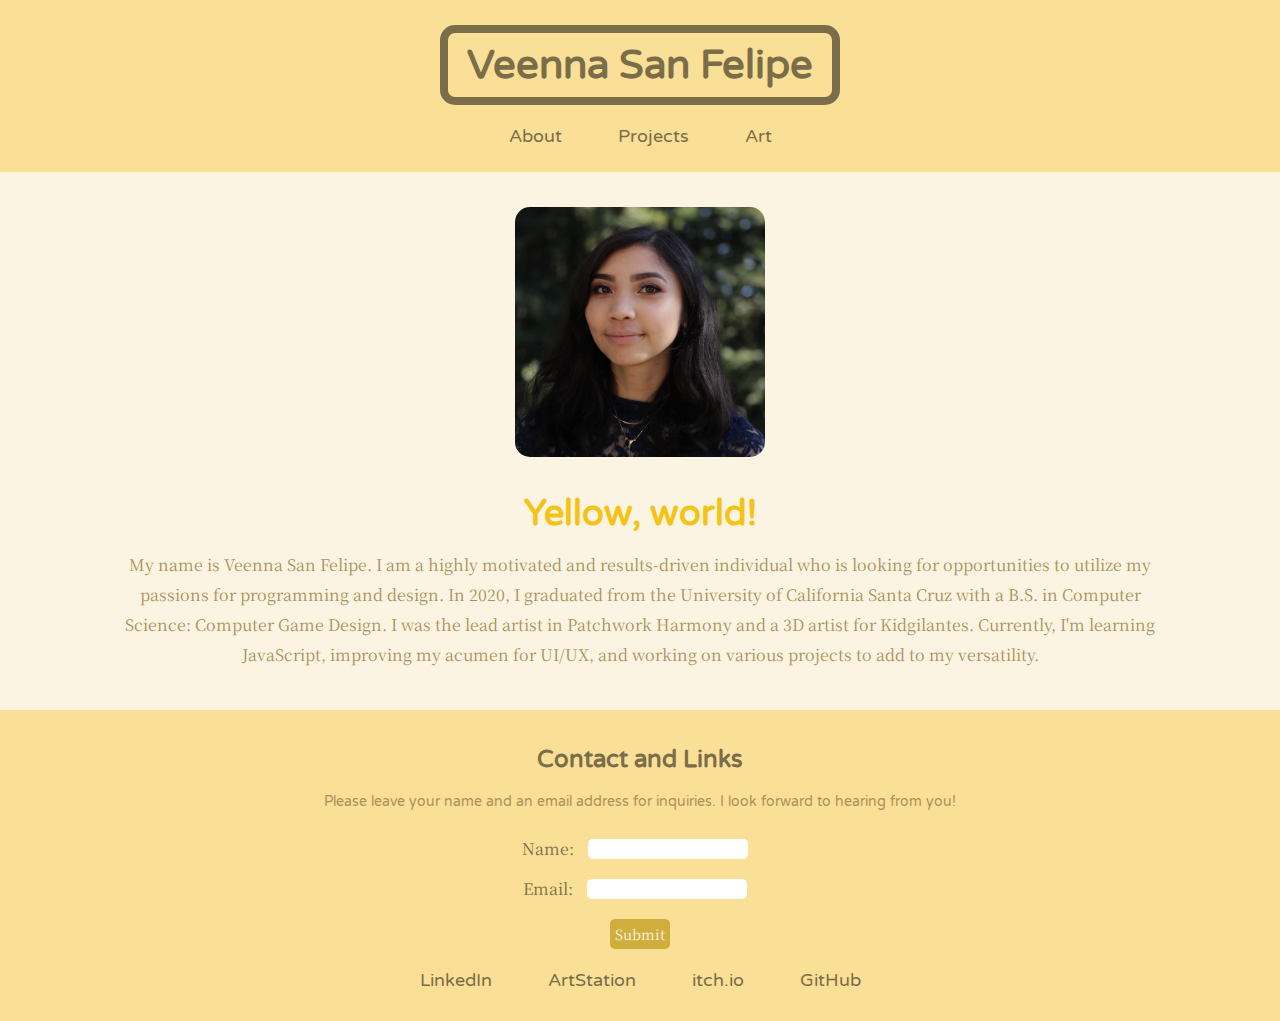
<file: index.html>
<!DOCTYPE html>
<html lang="en">
	<head>
		<meta charset="utf-8">
		<meta name="viewport" content="width=device-width, intital-scale=1">
		<title>Veenna San Felipe</title>
		<link href="./resources/css/index.css" type="text/css" rel="stylesheet">
		
		<link rel="preconnect" href="https://fonts.gstatic.com">
		<link href="https://fonts.googleapis.com/css2?family=Noto+Serif+JP:wght@200&family=Varela+Round&display=swap" rel="stylesheet">
	</head>

	<body>
		<header>
			<h1><a href="#">Veenna San Felipe</a></h1>
			<br>
			<nav>
				<ul>
					<li><a href="#">About</a></li>
					<li><a href="./projects.html">Projects</a></li>
					<li><a href="./art.html">Art</a></li>
				</ul>
			</nav>
		</header>

		<main>
			<section id="about">
				<img src="resources/headshot.JPG" alt="headshot" id="headshot-img">
				<div id="bio">
					<h2>Yellow, world!</h2>
					<p>
						My name is Veenna San Felipe. I am a highly motivated and results-driven individual who is looking for opportunities to utilize my passions for programming and design. In 2020, I graduated from the University of California Santa Cruz with a B.S. in Computer Science: Computer Game Design. I was the lead artist in Patchwork Harmony and a 3D artist for Kidgilantes. Currently, I'm learning JavaScript, improving my acumen for UI/UX, and working on various projects to add to my versatility.
					</p>
				</div>
			</section>
		</main>

		<footer>
			<h3>Contact and Links</h3>
			<p>Please leave your name and an email address for inquiries. I look forward to hearing from you!</p>
			
			<form action="mailto:vsanfeli@ucsc.edu" method="POST"	enctype="multipart/form-data" name="EmailForm">
				<label for="YourName">Name:</label>
				<input type="text" name="YourName">
				<br>
				<label for="YourEmail">Email:</label>
				<input type="text" name="YourEmail">
				<br>
				<input type="submit" value="Submit" id="button">
			</form>

			<div id="footer-links">
				<ul>
					<li><a href="https://www.linkedin.com/in/v-san-felipe/">LinkedIn</a></li>
					<li><a href="https://www.artstation.com/veennasf">ArtStation</a></li>
					<li><a href="https://veennasaur.itch.io/">itch.io</a></li>
					<li><a href="https://github.com/veenna-san-felipe">GitHub</a></li>
				</ul>
			</div>
		</footer>
	</body>
</html>

<!---------- TO DO LIST: ----------

	* Style the form in footer contact section
	* C&P CSS for other versions of iPhone
	* C&P CSS, then edit for responsive screens bigger than mobile ones (ie tablets and laptops)
	* Connect GitHub Pages projects (mock website) to Projects section
	* Take pictures of paintings and add them to ArtStation/Art section

	* Future Ideas:
		- Make header responsive (from horizontal to a vertical drop down menu)
		- Make interactable parts more interesting (links, carousel project section)
		- Add personal doodles to the header and footer for theme
		- Add a Figma or DeviantArt section under art

  ---------- TO DO LIST ---------->
</file>
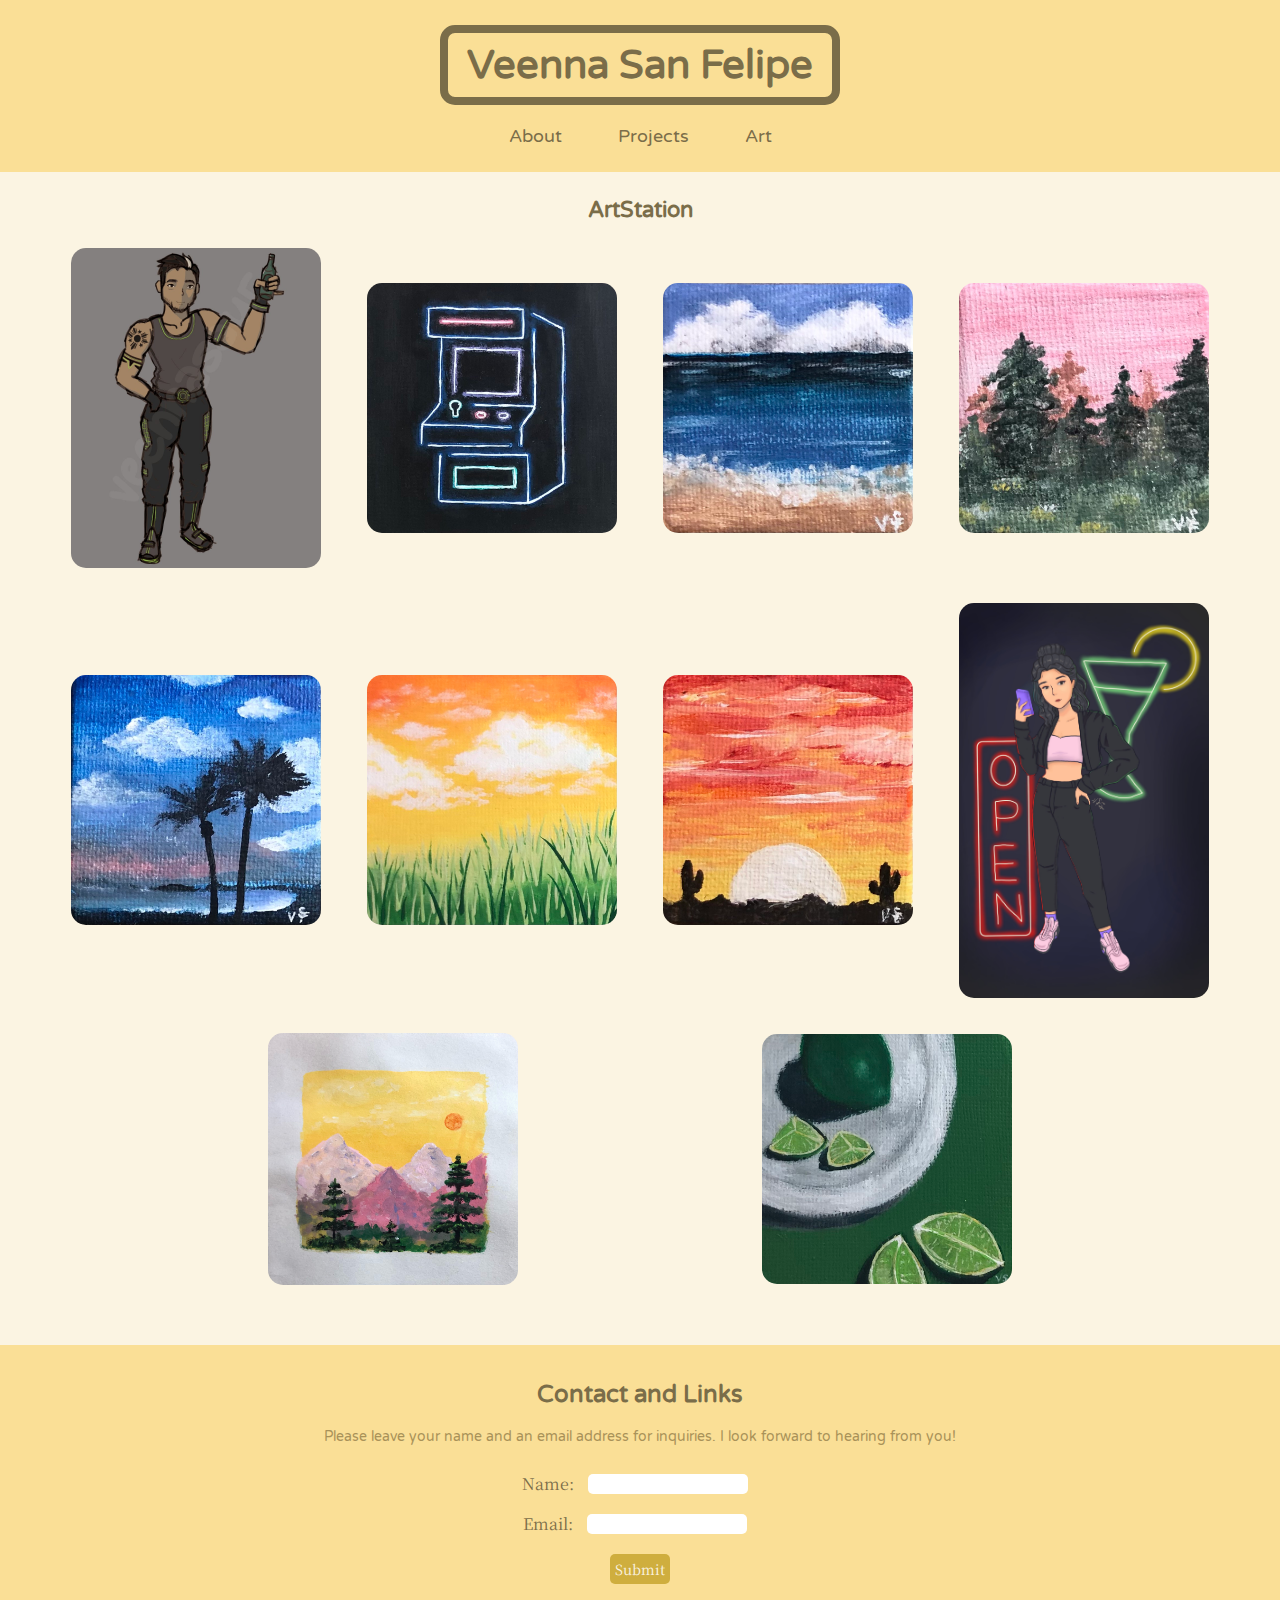
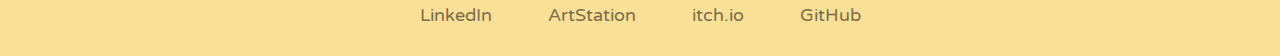
<file: art.html>
<!DOCTYPE html>
<html lang="en">
	<head>
		<meta charset="utf-8">
		<meta name="viewport" content="width=device-width, intital-scale=1">
		<title>Veenna San Felipe</title>
		<link href="./resources/css/index.css" type="text/css" rel="stylesheet">
		
		<link rel="preconnect" href="https://fonts.gstatic.com">
		<link href="https://fonts.googleapis.com/css2?family=Noto+Serif+JP:wght@200&family=Varela+Round&display=swap" rel="stylesheet">
	</head>


	<body>
		<header>
			<h1><a href="#">Veenna San Felipe</a></h1>
			<br>
			<nav>
				<ul>
					<li><a href="index.html">About</a></li>
					<li><a href="./projects.html">Projects</a></li>
					<li><a href="./art.html">Art</a></li>
				</ul>
			</nav>
		</header>

		<section id="art">
			<h3><a href="https://www.artstation.com/veennasf" target="_blank">ArtStation</a></h3>
			<div id="artwork-section">
				<img src="resources/cyrus.jpg" alt="Digital artwork">
				<img src="resources/arcade.jpeg" alt="Neon arcade cabinet painting">
				<img src="resources/beach.jpeg" alt="Beach painting">
				<img src="resources/forest.jpeg" alt="Treetop painting">
				<img src="resources/palm-trees.jpeg" alt="Palm trees painting">
				<img src="resources/field.jpeg" alt="Grass field painting">
				<img src="resources/desert-sunset.jpeg" alt="Desert sunset painting">
				<img src="resources/neon-girl.jpg" alt="Digital artwork">
				<img src="resources/mountains.jpeg" alt="Mountain landscape painting">
				<img src="resources/limes.jpeg" alt="Painting of limes">
			</div>
		</section>

		<footer>
			<h3>Contact and Links</h3>
			<p>Please leave your name and an email address for inquiries. I look forward to hearing from you!</p>
			
			<form action="mailto:vsanfeli@ucsc.edu" method="POST"	enctype="multipart/form-data" name="EmailForm">
				<label for="YourName">Name:</label>
				<input type="text" name="YourName">
				<br>
				<label for="YourEmail">Email:</label>
				<input type="text" name="YourEmail">
				<br>
				<input type="submit" value="Submit" id="button">
			</form>

			<div id="footer-links">
				<ul>
					<li><a href="https://www.linkedin.com/in/v-san-felipe/">LinkedIn</a></li>
					<li><a href="https://www.artstation.com/veennasf">ArtStation</a></li>
					<li><a href="https://veennasaur.itch.io/">itch.io</a></li>
					<li><a href="https://github.com/veenna-san-felipe">GitHub</a></li>
				</ul>
			</div>
		</footer>	</body>
</html>
</file>
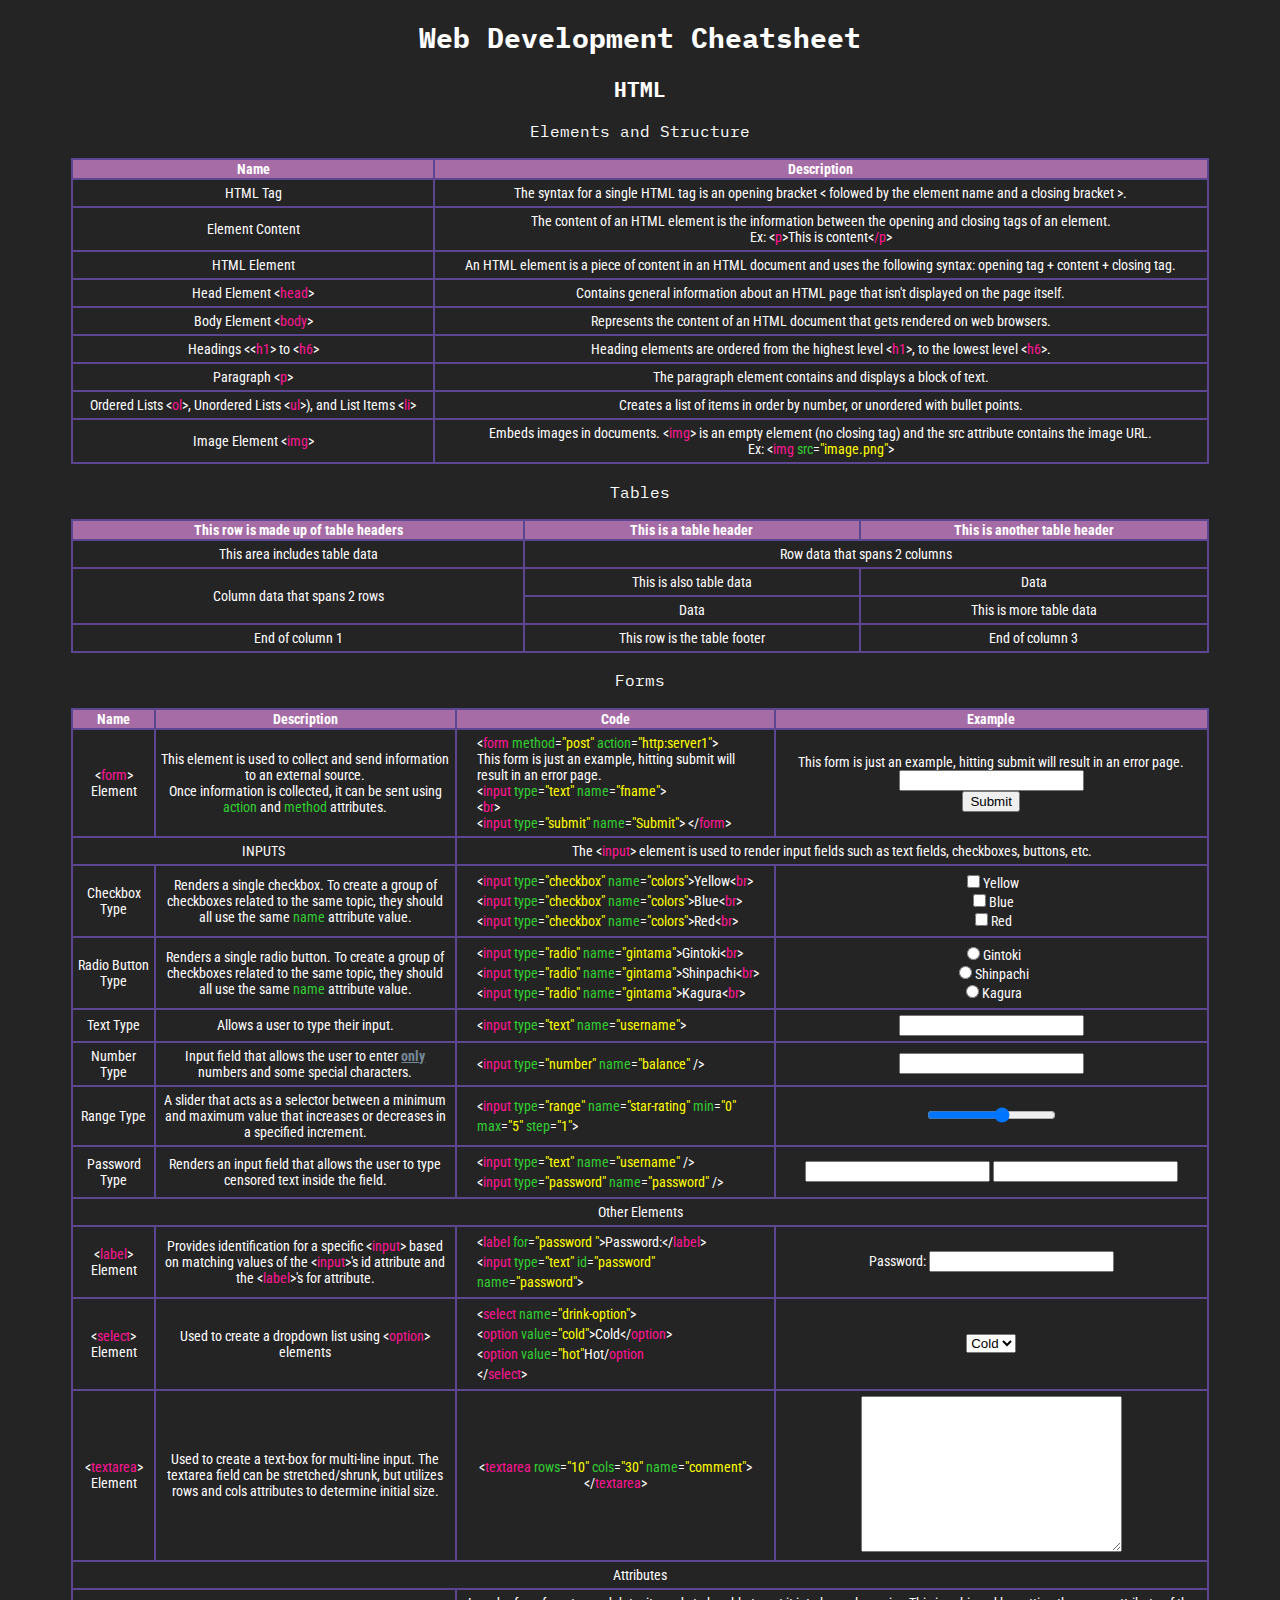
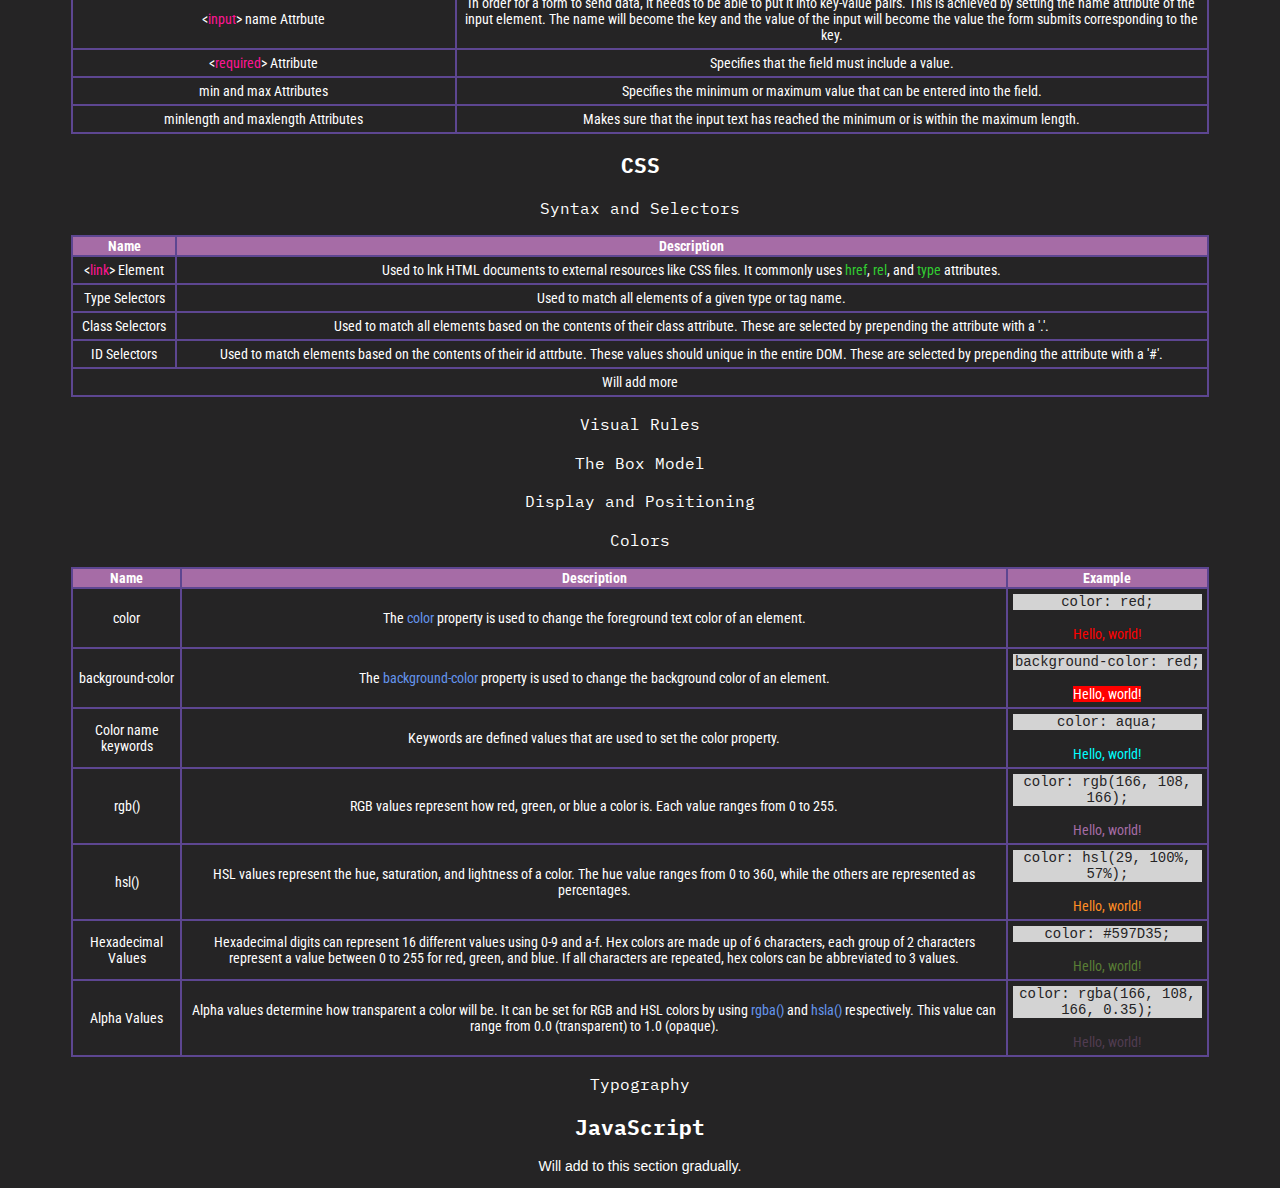
<file: cheatsheet.html>
<!DOCTYPE html>
<html lang="en">
	<head>
		<title>Web Dev Cheatsheet</title>
		<link rel="stylesheet" type="text/css" href="./resources/css/cheatsheet.css">
		<link rel="preconnect" href="https://fonts.googleapis.com">
		<link rel="preconnect" href="https://fonts.gstatic.com" crossorigin>
		<link href="https://fonts.googleapis.com/css2?family=IBM+Plex+Mono:wght@400;700&family=Roboto+Condensed:wght@300;400;700&display=swap" rel="stylesheet">
	</head>

	<body>
		<h1>Web Development Cheatsheet</h1>
		<h2>HTML</h2>
			<h3>Elements and Structure</h3>
			<table>
				<thead>
					<tr>
						<th>Name</th>
						<th>Description</th>
					</tr>
				</thead>
				<tbody>
					<tr>
						<td>HTML Tag</td>
						<td>The syntax for a single HTML tag is an opening bracket &lt; folowed by the element name and a closing bracket &gt;.</td>
					</tr>
					<tr>
						<td>Element Content</td>
						<td>
							The content of an HTML element is the information between the opening and closing tags of an element.
							<br>
							Ex: &lt;<span class="tag">p</span>&gt;This is content&lt;<span class="tag">/p</span>&gt;
						</td>
					</tr>
					<tr>
						<td>HTML Element</td>
						<td>An HTML element is a piece of content in an HTML document and uses the following syntax: opening tag + content + closing tag.</td>
					</tr>
					<tr>
						<td>Head Element &lt;<span class="tag">head</span>&gt;</td>
						<td>Contains general information about an HTML page that isn't displayed on the page itself.</td>
					</tr>
					<tr>
						<td>Body Element &lt;<span class="tag">body</span>&gt;</td>
						<td>Represents the content of an HTML document that gets rendered on web browsers.</td>
					</tr>
					<tr>
						<td>Headings &lt;<<span class="tag">h1</span>&gt; to &lt;<span class="tag">h6</span>&gt;</td>
						<td>Heading elements are ordered from the highest level &lt;<span class="tag">h1</span>&gt;, to the lowest level &lt;<span class="tag">h6</span>&gt;.</td>
					</tr>
					<tr>
						<td>Paragraph &lt;<span class="tag">p</span>&gt;</td>
						<td>The paragraph element contains and displays a block of text.</td>
					</tr>
					<tr>
						<td>Ordered Lists &lt;<span class="tag">ol</span>&gt;, Unordered Lists &lt;<span class="tag">ul</span>&gt;), and List Items &lt;<span class="tag">li</span>&gt;</td>
						<td>Creates a list of items in order by number, or unordered with bullet points.</td>
					</tr>
					<tr>
						<td>Image Element &lt;<span class="tag">img</span>&gt;</td>
						<td>
							Embeds images in documents. &lt;<span class="tag">img</span>&gt; is an empty element (no closing tag) and the src attribute contains the image URL.
							<br>
							Ex: &lt;<span class="tag">img</span> <span class="attribute">src</span>=<span class="values">"image.png"</span>&gt;
						</td>
					</tr>
				</tbody>
			</table>

			<h3>Tables</h3>
			<table>
				<thead>
					<tr>
						<th>This row is made up of table headers</th>
						<th>This is a table header</th>
						<th>This is another table header</th>
					</tr>
				</thead>
				<tbody>
					<tr>
						<td>This area includes table data</td>
						<td colspan="2">Row data that spans 2 columns</td>
					</tr>
					<tr>
						<td rowspan="2">Column data that spans 2 rows</td>
						<td>This is also table data</td>
						<td>Data</td>
					</tr>
					<tr>
						<td>Data</td>
						<td>This is more table data</td>
					</tr>
				</tbody>
				<tfoot>
					<tr>
						<td>End of column 1</td>
						<td>This row is the table footer</td>
						<td>End of column 3</td>
					</tr>
				</tfoot>
			</table>

			<h3>Forms</h3>
			<table>
				<thead>
					<th>Name</th>
					<th>Description</th>
					<th>Code</th>
					<th>Example</th>
				</thead>
				<tbody>
					<tr>
						<td>&lt;<span class="tag">form</span>&gt; Element</td>
						<td>This element is used to collect and send information to an external source.<br>Once information is collected, it can be sent using <span class="attribute">action</span> and <span class="attribute">method</span> attributes.</td>
						<td class="left-align">
							&lt;<span class="tag">form</span> <span class="attribute">method</span>=<span class="values">"post"</span> <span class="attribute">action</span>=<span class="values">"http:server1"</span>&gt;
							<br>This form is just an example, hitting submit will result in an error page.
							<br>
							&lt;<span class="tag">input</span> <span class="attribute">type</span>=<span class="values">"text"</span> <span class="attribute">name</span>=<span class="values">"fname"</span>&gt;
							<br>
							&lt;<span class="tag">br</span>&gt;
							<br>
							&lt;<span class="tag">input</span> <span class="attribute">type</span>=<span class="values">"submit"</span> <span class="attribute">name</span>=<span class="values">"Submit"</span>&gt;
							&lt;/<span class="tag">form</span>&gt;
						</td>
						<td>
							<form method="post" action="http:server1">
							This form is just an example, hitting submit will result in an error page.
							<input type="text" name="fname">
							<br/>
							<input type="submit" name="Submit">
							</form>
						</td>
					</tr>
					<tr>
						<td colspan="2">INPUTS</td>
						<td colspan="2">The &lt;<span class="tag">input</span>&gt; element is used to render input fields such as text fields, checkboxes, buttons, etc.</td>
					</tr>
					<tr>
						<td>Checkbox Type</td>
						<td>Renders a single checkbox. To create a group of checkboxes related to the same topic, they should all use the same <span class="attribute">name</span> attribute value.</td>
						<td class="extraLineHeight left-align">
							&lt;<span class="tag">input</span> <span class="attribute">type</span>=<span class="values">"checkbox"</span> <span class="attribute">name</span>=<span class="values">"colors"</span>&gt;Yellow&lt;<span class="tag">br</span>&gt;
							<br>
							&lt;<span class="tag">input</span> <span class="attribute">type</span>=<span class="values">"checkbox"</span> <span class="attribute">name</span>=<span class="values">"colors"</span>&gt;Blue&lt;<span class="tag">br</span>&gt;
							<br>
							&lt;<span class="tag">input</span> <span class="attribute">type</span>=<span class="values">"checkbox"</span> <span class="attribute">name</span>=<span class="values">"colors"</span>&gt;Red&lt;<span class="tag">br</span>&gt;
						</td>
						<td>
							<input type="checkbox" name="colors">Yellow<br>
							<input type="checkbox" name="colors">Blue<br>
							<input type="checkbox" name="colors">Red<br>
						</td>
					</tr>
					<tr>
						<td>Radio Button Type</td>
						<td>Renders a single radio button. To create a group of checkboxes related to the same topic, they should all use the same <span class="attribute">name</span> attribute value.</td>
						<td class="extraLineHeight left-align">
							&lt;<span class="tag">input</span> <span class="attribute">type</span>=<span class="values">"radio"</span> <span class="attribute">name</span>=<span class="values">"gintama"</span>&gt;Gintoki&lt;<span class="tag">br</span>&gt;
							<br>
							&lt;<span class="tag">input</span> <span class="attribute">type</span>=<span class="values">"radio"</span> <span class="attribute">name</span>=<span class="values">"gintama"</span>&gt;Shinpachi&lt;<span class="tag">br</span>&gt;
							<br>
							&lt;<span class="tag">input</span> <span class="attribute">type</span>=<span class="values">"radio"</span> <span class="attribute">name</span>=<span class="values">"gintama"</span>&gt;Kagura&lt;<span class="tag">br</span>&gt;
						</td>
						<td>
							<input type="radio" name="gintama">Gintoki<br>
							<input type="radio" name="gintama">Shinpachi<br>
							<input type="radio" name="gintama">Kagura<br>
						</td>
						</td>
					</tr>
					<tr>
						<td>Text Type</td>
						<td>Allows a user to type their input.</td>
						<td class="extraLineHeight left-align">
							&lt;<span class="tag">input</span> <span class="attribute">type</span>=<span class="values">"text"</span> <span class="attribute">name</span>=<span class="values">"username"</span>&gt;
						</td>
						<td>
							<input type="text" name="username">
						</td>
					</tr>
					<tr>
						<td>Number Type</td>
						<td>Input field that allows the user to enter <strong>only</strong> numbers and some special characters.</td>
						<td class="extraLineHeight left-align">
							&lt;<span class="tag">input</span> <span class="attribute">type</span>=<span class="values">"number"</span> <span class="attribute">name</span>=<span class="values">"balance"</span> /&gt;</td>
						<td>
							<input type="number" name="balance" />
						</td>
					</tr>
					<tr>
						<td>Range Type</td>
						<td>A slider that acts as a selector between a minimum and maximum value that increases or decreases in a specified increment.</td>
						<td class="extraLineHeight left-align">
							&lt;<span class="tag">input</span> <span class="attribute">type</span>=<span class="values">"range"</span> <span class="attribute">name</span>=<span class="values">"star-rating"</span> <span class="attribute">min</span>=<span class="values">"0"</span> <span class="attribute">max</span>=<span class="values">"5"</span> <span class="attribute">step</span>=<span class="values">"1"</span>&gt;
						</td>
						<td>
							<input type="range" name="star-rating" min="0" max="5" step="1">
						</td>
					</tr>
					<tr>
						<td>Password Type</td>
						<td>Renders an input field that allows the user to type censored text inside the field.</td>
						<td class="extraLineHeight left-align">
							&lt;<span class="tag">input</span> <span class="attribute">type</span>=<span class="values">"text"</span> <span class="attribute">name</span>=<span class="values">"username"</span> /&gt;
							<br>
							&lt;<span class="tag">input</span> <span class="attribute">type</span>=<span class="values">"password"</span> <span class="attribute">name</span>=<span class="values">"password"</span> /&gt;
						</td>				
						<td>
							<input type="text" name="username" />
							<input type="password" name="password" />
						</td>
					</tr>
					<tr>
						<td colspan="4">Other Elements</td>
					</tr>
					<tr>
						<td>&lt;<span class="tag">label</span>&gt; Element</td>
						<td>Provides identification for a specific &lt;<span class="tag">input</span>&gt; based on matching values of the &lt;<span class="tag">input</span>&gt;'s id attribute and the &lt;<span class="tag">label</span>&gt;'s for attribute.</td>
						<td class="extraLineHeight left-align">
							&lt;<span class="tag">label</span> <span class="attribute">for</span>=<span class="values">"password "</span>&gt;Password:&lt;/<span class="tag">label</span>&gt;<br>
							&lt;<span class="tag">input</span> <span class="attribute">type</span>=<span class="values">"text"</span> <span class="attribute">id</span>=<span class="values">"password"</span> <span class="attribute">name</span>=<span class="values">"password"</span>&gt;
						</td>
						<td>
							<label for="password ">Password:</label>
							<input type="text" id="password" name="password">
						</td>
					</tr>
					<tr>
						<td>&lt;<span class="tag">select</span>&gt; Element</td>
						<td>Used to create a dropdown list using &lt;<span class="tag">option</span>&gt; elements</td>
						<td class="extraLineHeight left-align">
							&lt;<span class="tag">select</span> <span class="attribute">name</span>=<span class="values">"drink-option"</span>&gt;
							<br>
							&lt;<span class="tag">option</span> <span class="attribute">value</span>=<span class="values">"cold"</span>&gt;Cold&lt;/<span class="tag">option</span>&gt;
							<br>
							&lt;<span class="tag">option</span> <span class="attribute">value</span>=<span class="values">"hot"</span>Hot/<span class="tag">option</span>
						<br>
							&lt;/<span class="tag">select</span>&gt;
						</td>
						<td>
							<select name="drink-option">
								<option value="cold">Cold</option>
								<option value="hot">Hot</option>
							</select>
						</td>
					</tr>
					<tr>
						<td>&lt;<span class="tag">textarea</span>&gt; Element</td>
						<td>Used to create a text-box for multi-line input. The textarea field can be stretched/shrunk, but utilizes rows and cols attributes to determine initial size.</td>
						<td>
							&lt;<span class="tag">textarea</span> <span class="attribute">rows</span>=<span class="values">"10"</span> <span class="attribute">cols</span>=<span class="values">"30"</span> <span class="attribute">name</span>=<span class="values">"comment"</span>&gt;&lt;/<span class="tag">textarea</span>&gt;
						</td>
						<td><textarea rows="10" cols="30" name="comment"></textarea></td>
					</tr>
					<tr>
						<td colspan="4">Attributes</td>
					</tr>
					<tr>
						<td colspan="2">&lt;<span class="tag">input</span>&gt; name Attrbute</td>
						<td colspan="2">In order for a form to send data, it needs to be able to put it into key-value pairs. This is achieved by setting the name attribute of the input element. The name will become the key and the value of the input will become the value the form submits corresponding to the key.</td>
					</tr>
					<tr>
						<td colspan="2">&lt;<span class="tag">required</span>&gt; Attribute</td>
						<td colspan="2">Specifies that the field must include a value.</td>
					</tr>
					<tr>
						<td colspan="2">min and max Attributes</td>
						<td colspan="2">Specifies the minimum or maximum value that can be entered into the field.</td>
					</tr>
					<tr>
						<td colspan="2">minlength and maxlength Attributes</td>
						<td colspan="2">Makes sure that the input text has reached the minimum or is within the maximum length.</td>
					</tr>
				</tbody>
			</table>

		<h2>CSS</h2>
			<h3>Syntax and Selectors</h3>
				<table>
					<thead>
						<tr>
							<th>Name</th>
							<th>Description</th>
						</tr>
					</thead>
					<tbody>
						<tr>
							<td>&lt;<span class="tag">link</span>&gt; Element</td>
							<td>Used to lnk HTML documents to external resources like CSS files. It commonly uses <span class="attribute">href</span>, <span class="attribute">rel</span>, and <span class="attribute">type</span> attributes.</td>
						</tr>
						<tr>
							<td>Type Selectors</td>
							<td>Used to match all elements of a given type or tag name.</td>
						</tr>
						<tr>
							<td>Class Selectors</td>
							<td>Used to match all elements based on the contents of their class attribute. These are selected by prepending the attribute with a '.'.</td>
						</tr>
						<tr>
							<td>ID Selectors</td>
							<td>Used to match elements based on the contents of their id attrbute. These values should unique in the entire DOM. These are selected by prepending the attribute with a '#'.</td>
						</tr>
						<tr>
							<td colspan="2">Will add more</td>
						</tr>
					</tbody>
				</table>

			<h3>Visual Rules</h3>

			<h3>The Box Model</h3>

			<h3>Display and Positioning</h3>

			<h3>Colors</h3>
				<table>
						<thead>
							<tr>
								<th>Name</th>
								<th>Description</th>
								<th>Example</th>
							</tr>
						</thead>
						<tbody>
							<tr>
								<td>color</td>
								<td>The <span class="property">color</span> property is used to change the foreground text color of an element.</td>
								<td>
									<div class="code">color: red;</div>
									<br>
									<span id="example1">Hello, world!</span>
								</td>
							</tr>
							<tr>
								<td>background-color</td>
								<td>The <span class="property">background-color</span> property is used to change the background color of an element.</td>
								<td>
									<div class="code">background-color: red;</div>
									<br>
									<span id="example2">Hello, world!</span>
								</td>
							</tr>
							<tr>
								<td>Color name keywords</td>
								<td>Keywords are defined values that are used to set the color property.</td>
								<td>
									<div class="code">color: aqua;</div>
									<br>
									<span id="example3">Hello, world!</span>
								</td>
							</tr>
							<tr>
								<td>rgb()</td>
								<td>RGB values represent how red, green, or blue a color is. Each value ranges from 0 to 255.</td>
								<td>
									<div class="code">color: rgb(166, 108, 166);</div>
									<br>
									<span id="example4">Hello, world!</span>
								</td>
							</tr>
							<tr>
								<td>hsl()</td>
								<td>HSL values represent the hue, saturation, and lightness of a color. The hue value ranges from 0 to 360, while the others are represented as percentages.</td>
								<td>
									<div class="code">color: hsl(29, 100%, 57%);</div>
									<br>
									<span id="example5">Hello, world!</span>
								</td>
							</tr>
							<tr>
								<td>Hexadecimal Values</td>
								<td>Hexadecimal digits can represent 16 different values using 0-9 and a-f. Hex colors are made up of 6 characters, each group of 2 characters represent a value between 0 to 255 for red, green, and blue. If all characters are repeated, hex colors can be abbreviated to 3 values.</td>
								<td>
									<div class="code">color: #597D35;</div>
									<br>
									<span id="example6">Hello, world!</span>
								</td>
							</tr>
							<tr>
								<td>Alpha Values</td>
								<td>Alpha values determine how transparent a color will be. It can be set for RGB and HSL colors by using <a class="property">rgba()</a> and <a class="property">hsla()</a> respectively. This value can range from 0.0 (transparent) to 1.0 (opaque).</td>
								<td>
									<div class="code">color: rgba(166, 108, 166, 0.35);</div>
									<br>
									<span id="example7">Hello, world!</span>
								</td>
							</tr>
						</tbody>
				</table>

			<h3>Typography</h3>

		<h2>JavaScript</h2>
			<p>Will add to this section gradually.</p>
	</body>
</html>

<!--Background: PeachPuff-->
<!--Class multiple uses, id single use-->
</file>
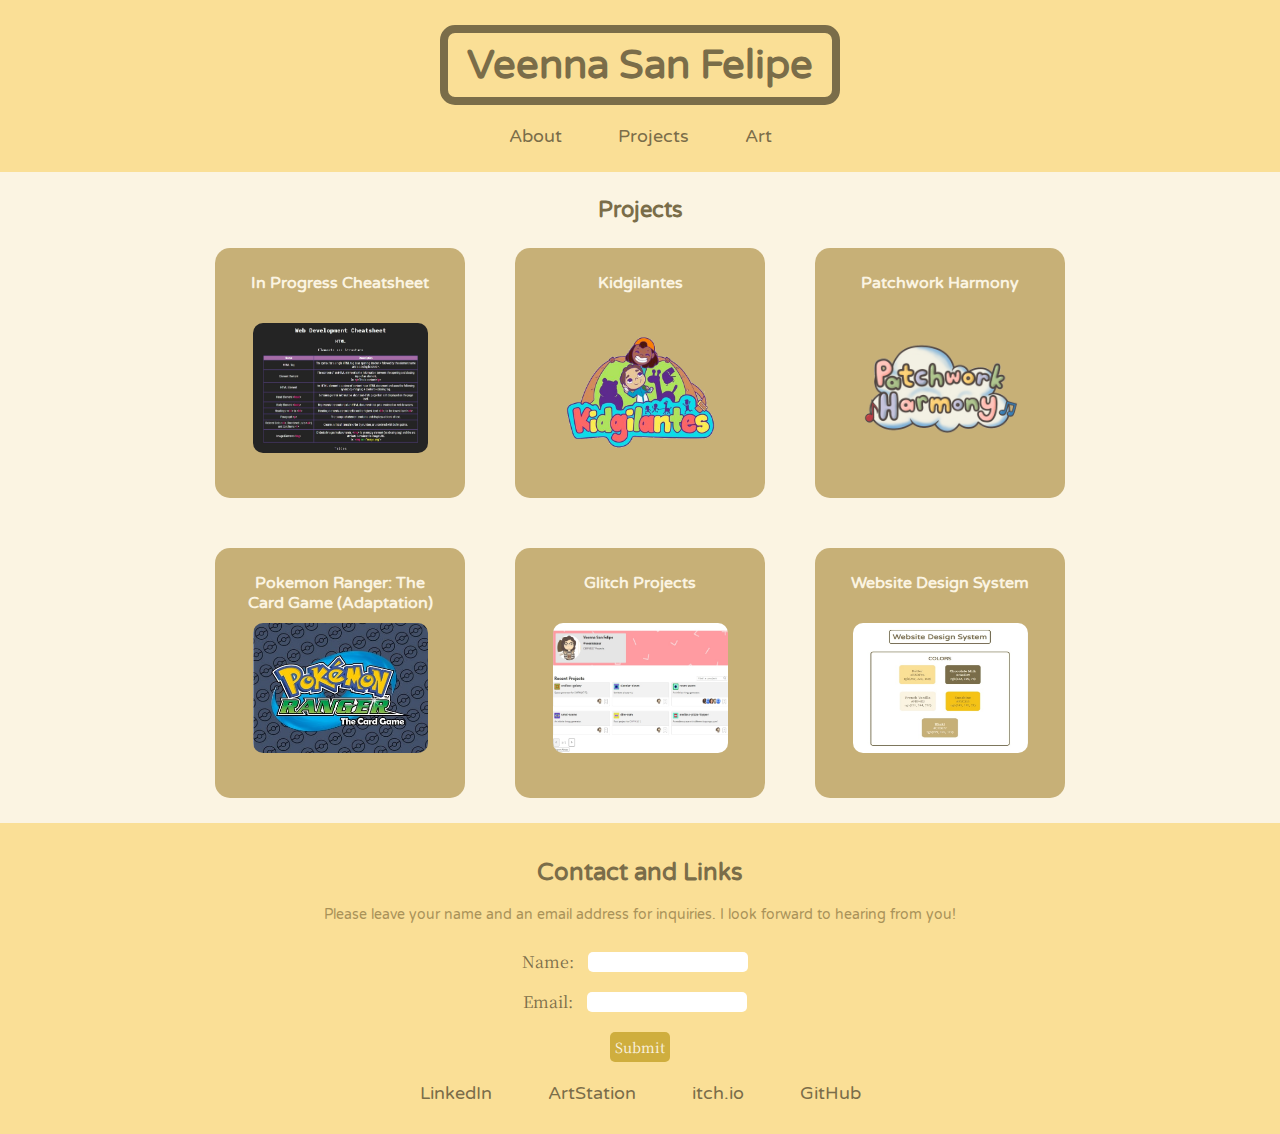
<file: projects.html>
<!DOCTYPE html>
<html lang="en">
	<head>
		<meta charset="utf-8">
		<meta name="viewport" content="width=device-width, intital-scale=1">
		<title>Veenna San Felipe</title>
		<link href="./resources/css/index.css" type="text/css" rel="stylesheet">
		
		<link rel="preconnect" href="https://fonts.gstatic.com">
		<link href="https://fonts.googleapis.com/css2?family=Noto+Serif+JP:wght@200&family=Varela+Round&display=swap" rel="stylesheet">
	</head>

	<body>
		<header>
			<h1><a href="#">Veenna San Felipe</a></h1>
			<br>
			<nav>
				<ul>
					<li><a href="index.html">About</a></li>
					<li><a href="./projects.html">Projects</a></li>
					<li><a href="./art.html">Art</a></li>
				</ul>
			</nav>
		</header>

		<section id="projects">
			<h3>Projects</h3>
				<div id="project-blocks">
					<div class="block" id="cheatsheet">
						<a href="./cheatsheet.html" target="_blank" class="project-title">In Progress Cheatsheet</a>
							<br>
							<img src="resources/cheatsheet.jpg" alt="Preview of Web Developer cheatsheet" class="project-img">
							<br>
					</div>

					<div class="block" id="kidgilantes">
						<a href="https://kidgilantes.com/" target="_blank" class="project-title">Kidgilantes</a>
							<br>
							<img src="resources/kidgilantes-logo.png" alt="Kidgilantes logo" class="project-img">
							<br>
					</div>

					<div class="block" id="patchwork-harmony">
						<a href="https://miksim.itch.io/patchwork-harmony" target="_blank" class="project-title">Patchwork Harmony</a>
							<br>
							<img src="resources/ph-titlescreen.png" alt="Patchwork Harmony logo" class="project-img">
							<br>
					</div>

					<div class="block">
						<a href="https://miksim.itch.io/pokemon-ranger-the-card-game" target="_blank" class="project-title">Pokemon Ranger: The Card Game (Adaptation)</a>
							<br>
							<img src="resources/pokemon-logo.jpg" alt="Pokemon Ranger the Card Game Adaptation logo" class="project-img">
							<br>
					</div>

					<div class="block" id="glitch">
						<a href="https://glitch.com/@veennasaur" target="_blank" class="project-title">Glitch Projects</a>
						<br>
						<img src="resources/glitch.jpg" alt="Preview of Glitch projects" class="project-img">
						<br>
					</div>

					<div class="block" id="design-system">
						<a href="web-design-system.html" target="_blank" class="project-title">Website Design System</a>
						<br>
						<img src="resources/design-system.jpg" alt="Preview of website design system" class="project-img">
						<br>
					</div>
			</section>
		</div>

		<footer>
			<h3>Contact and Links</h3>
			<p>Please leave your name and an email address for inquiries. I look forward to hearing from you!</p>
			
			<form action="mailto:vsanfeli@ucsc.edu" method="POST"	enctype="multipart/form-data" name="EmailForm">
				<label for="YourName">Name:</label>
				<input type="text" name="YourName">
				<br>
				<label for="YourEmail">Email:</label>
				<input type="text" name="YourEmail">
				<br>
				<input type="submit" value="Submit" id="button">
			</form>

			<div id="footer-links">
				<ul>
					<li><a href="https://www.linkedin.com/in/v-san-felipe/">LinkedIn</a></li>
					<li><a href="https://www.artstation.com/veennasf">ArtStation</a></li>
					<li><a href="https://veennasaur.itch.io/">itch.io</a></li>
					<li><a href="https://github.com/veenna-san-felipe">GitHub</a></li>
				</ul>
			</div>
		</footer>
	</body>
</html>
</file>
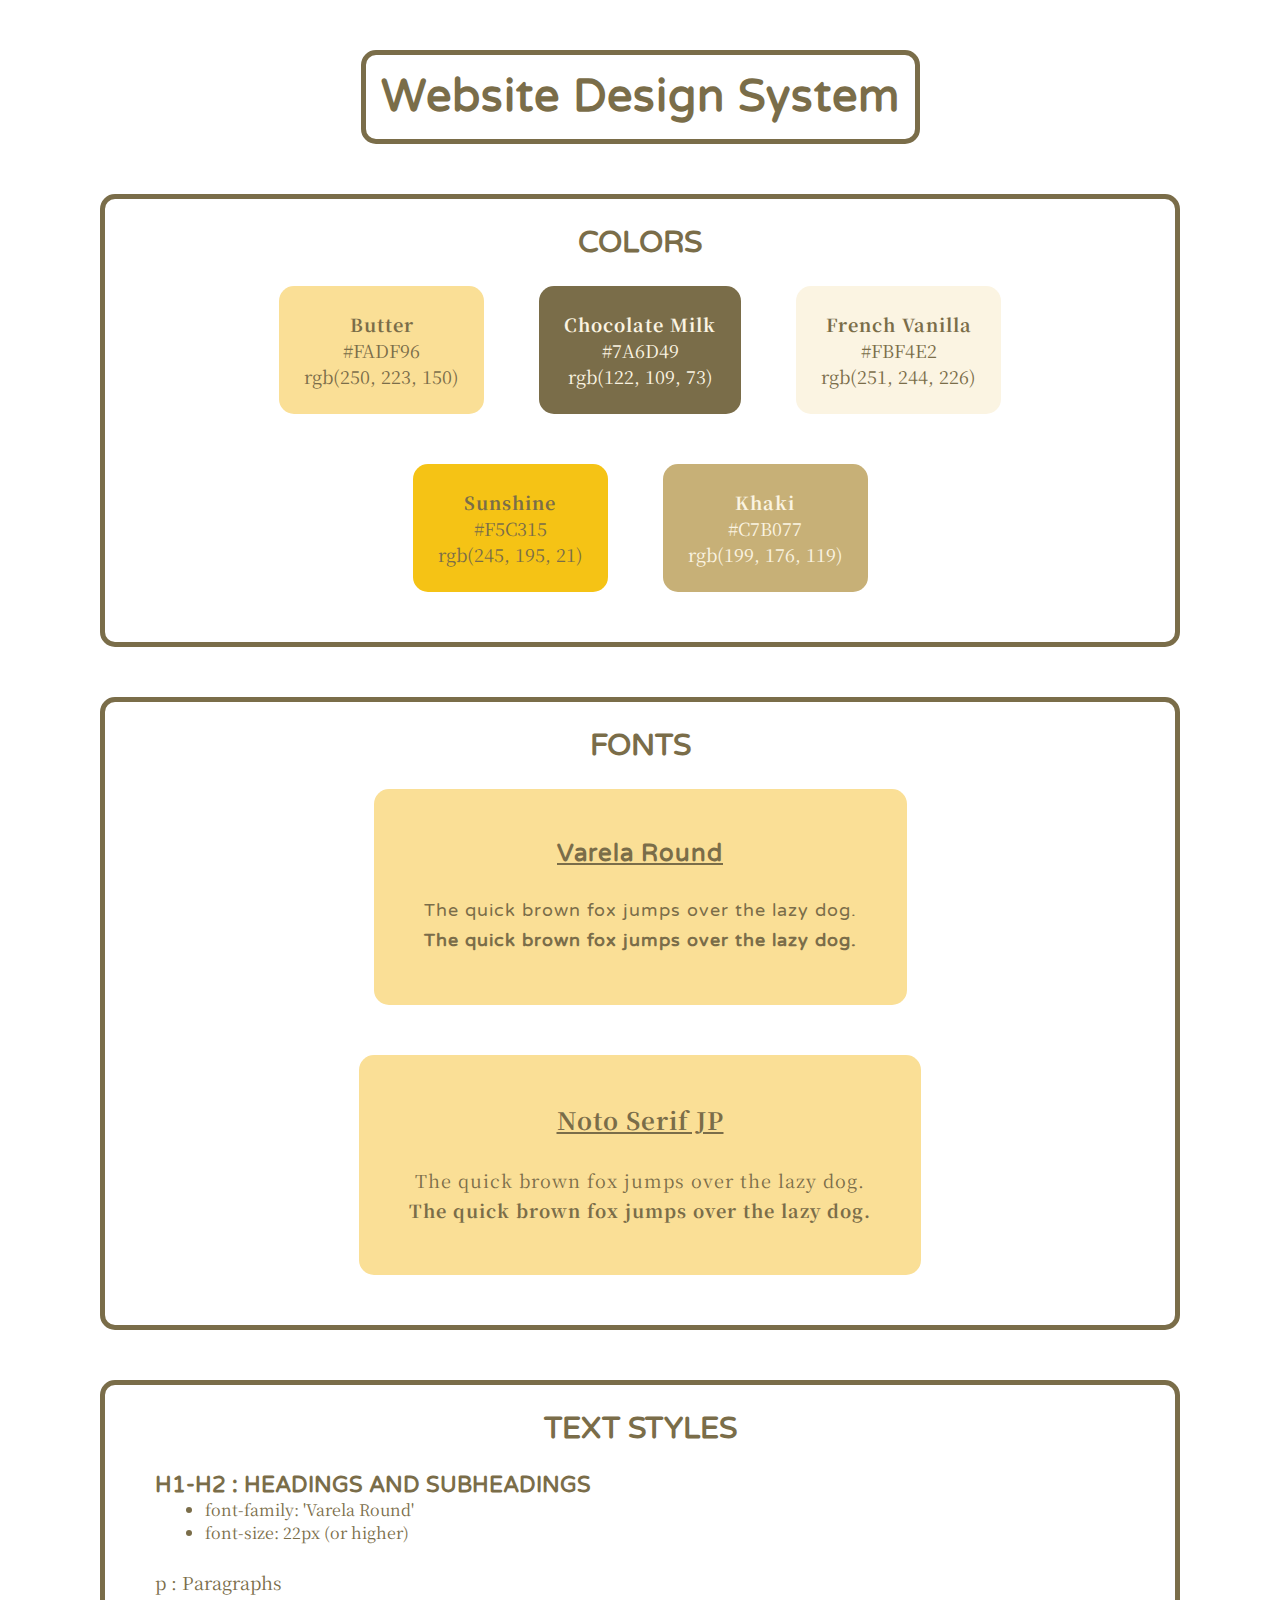
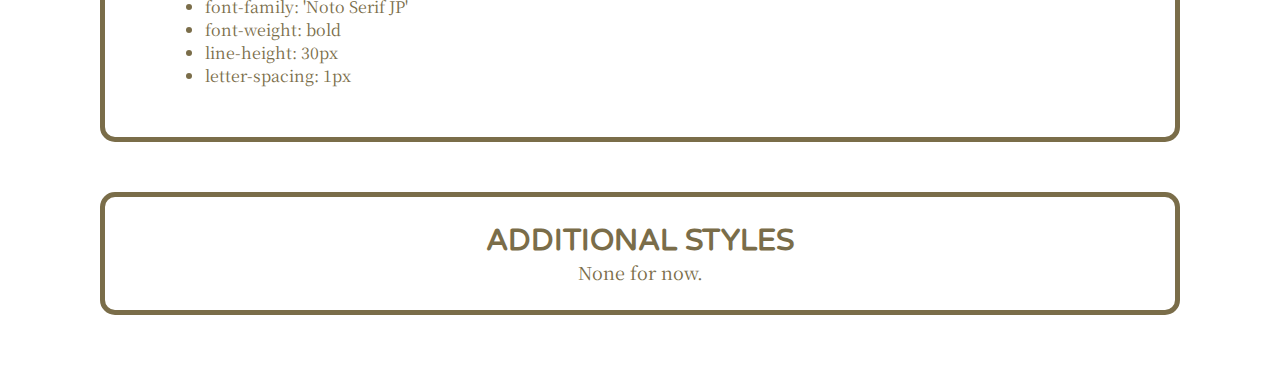
<file: web-design-system.html>
<!DOCTYPE html>
<html>
<head>
	<meta charset="utf-8">
	<title>Design System</title>
	<link rel="stylesheet" type="text/css" href="./resources/css/styles.css">
	<link href="https://fonts.googleapis.com/css2?family=Noto+Serif+JP:wght@200&family=Varela+Round&display=swap" rel="stylesheet">
</head>
<body>
	<h1>Website Design System</h1>
	
	<section class="container">
		<h2>Colors</h2>
		<div class="color-block" id="butter">
			<p class="color-name">Butter</p>
			<p>#FADF96</p>
			<p>rgb(250, 223, 150)</p>
		</div>
		<div class="color-block" id="chocolate-milk">
			<p class="color-name">Chocolate Milk</p>
			<p>#7A6D49</p>
			<p>rgb(122, 109, 73)</p>
		</div>
		<div class="color-block" id="french-vanilla">
			<p class="color-name">French Vanilla</p>
			<p>#FBF4E2</p>
			<p>rgb(251, 244, 226)</p>
		</div>
		<div class="color-block" id="sunshine">
			<p class="color-name">Sunshine</p>
			<p>#F5C315</p>
			<p>rgb(245, 195, 21)</p>
		</div>
		<div class="color-block" id="jake-from-sf">
			<p class="color-name">Khaki</p>
			<p>#C7B077</p>
			<p>rgb(199, 176, 119)</p>
		</div>
	</section>

	<section class="container">
		<h2>Fonts</h2>
		<div class="font-block">
			<p class="bold varela subhead">Varela Round</p>
			<br>
			<p class="regular varela">The quick brown fox jumps over the lazy dog.</p>
			<p class="bold varela">The quick brown fox jumps over the lazy dog.</p>
		</div>
		<div class="font-block noto">
			<p class="bold noto subhead">Noto Serif JP</p>
			<br>
			<p class="regular noto">The quick brown fox jumps over the lazy dog.</p>
			<p class="bold noto">The quick brown fox jumps over the lazy dog.</p>
		</div>
	</section>

	<section class="container">
		<h2>Text Styles</h2>
		<div class="style-block">
			<h2>h1-h2 : Headings and Subheadings</h2>
				<ul>
					<li>font-family: 'Varela Round'</li>
					<li>font-size: 22px (or higher)</li>
				</ul>
		</div>
		<div class="style-block">
			<p>p : Paragraphs</p>
				<ul>
					<li>font-family: 'Noto Serif JP'</li>
					<li>font-weight: bold</li>
					<li>line-height: 30px</li>
					<li>letter-spacing: 1px</li>
				</ul>
		</div>
	</section>

	<section class="container">
		<h2>Additional Styles</h2>
		<p>None for now.</p>
	</section>

</body>
</html>
</file>
<file: resources/css/index.css>
* {
	box-sizing: border-box;
	margin: 0;
	padding: 0;
}

/* Portrait and Landscape for iPhone 6 up to iPhone 8+*/
@media only screen 
  and (min-device-width: 375px)
  and (max-device-width: 767px) 
  and (-webkit-min-device-pixel-ratio: 2) {
    body {
      text-align: center;
      background-color: rgb(251, 244, 226);
      font-family: 'Varela Round', sans-serif;
    }

    /* --------------- Header --------------- */

    header {
      display: flex;
      flex-direction: column;
      justify-content: center;
      align-items: center;
      padding: 25px;
      background-color: rgb(250, 223, 150);
    }

    h1 {
      width: 275px;
      border: 5px solid rgb(122, 109, 73);
      border-radius: 15px;
    }

    h1 a {
      color: rgb(122, 109, 73);
      text-decoration: none;
      font-size: 28px;
    }

    nav ul {
      display: flex;
    }

    nav li {
      list-style-type: none;
    }

    nav li:not(:first-child) {
      padding-left: 20px;
    }

    li a {
      text-decoration: none;
      color: rgb(122, 109, 73);
      padding: 10px;
    }

    li a:active {
      color: rgb(251, 244, 226);
      background-color: rgb(122, 109, 73);
      border-radius: 10px;
    }

    /* --------------- Main --------------- */

    #about {
      display: flex;
      flex-direction: column;
      flex-wrap: wrap;
      justify-content: center;
      align-items: center;
      margin: 35px 25px 25px;
    }

    img {
      max-width: 180px;
      height: auto;
      border-radius: 15px;
      margin-bottom: 35px;
    }

    h2 {
      margin-bottom: 15px;
      color: rgb(245, 195, 21);
      font-size: 30px;
    }

    #about p {
        font-family: 'Noto Serif JP', serif;
        font-size: 12px;
        color: rgb(169, 146, 89);
        padding: 0px 10px;
        margin-bottom: 15px;
        line-height: 20px;
    }

    /* --------------- Projects --------------- */

    #projects {
      padding: 0 50px;
      margin-bottom: 25px;
    }

    #projects h3 {
      color: rgb(122, 109, 73);
      padding-top: 25px;
      font-size: 22px;
    }

    #project-blocks {
      display: flex;
      flex-flow: row wrap;
      justify-content: center;
    }

    .block {
      margin: 15px;
      background-color: rgb(199, 176, 119);;
      border-radius: 15px;
      padding: 25px;
    }

    .project-title {
      color: rgb(251, 244, 226);
      text-decoration: none;
      word-wrap: break-word;
      font-family: 'Noto Serif JP', serif;
      font-size: 16px;
    }

    .project-img {
      width: 90%;
      border-radius: 10px;
      margin: 20px 10px 0px;
    }

    /* --------------- Art --------------- */    
 
    #art {
      padding: 25px 0px;
    }

    h3 a {
      margin: 25px;
      text-decoration: none;
      color: rgb(122, 109, 73);
    }

    #artwork-section {
      display: flex;
      flex-direction: row;
      flex-wrap: wrap;
      justify-content: center;
      align-items: center;
      padding: 10pxpx;
    }

    #artwork-section img {
      width: 50%;
      padding: 10px;
    }

    /* --------------- Footer --------------- */
    
    footer {
      padding: 30px 25px 30px;
      background-color: rgb(250, 223, 150);
    }

    footer h3 {
      padding: 5px;
      color: rgb(122, 109, 73);
    }

    p {
      font-size: 12px;
      line-height: 20px;
      color: rgb(169, 146, 89);
      padding: 0px 15px;
    }

    form {
      padding: 5px;
    }

    form label {
      color: rgb(122, 109, 73);
      font-family: 'Noto Serif JP', serif;
      font-size: 12px;
    }

    form input {
      border: none;
      border-radius: 5px;
      font-family: 'Noto Serif JP', serif;
      font-size: 12px;
      color: rgb(122, 109, 73);
      margin: 5px;
    }

    #button {
      font-size: 10px;
      background-color: rgb(207, 174, 62);
      color: rgb(251, 244, 226);
      padding: 5px;
    }

    #button:active {
      background-color: rgb(122, 109, 73);
    }

    #footer-links ul {
      display: inline-flex;
      padding-top: 15px;
      list-style-type: none;
    }
}

/* --------------- Bigger screens --------------- */

@media screen 
  and (min-device-width: 768px) 
  and (max-device-width: 2400px) 
  and (-webkit-min-device-pixel-ratio: 1) { 
    body {
      text-align: center;
      background-color: rgb(251, 244, 226);
      font-family: 'Varela Round', sans-serif;
    }

    /* --------------- Header --------------- */

    header {
      display: flex;
      flex-direction: column;
      justify-content: center;
      align-items: center;
      padding: 25px;
      background-color: rgb(250, 223, 150);
    }

    h1 {
      width: 400px;
      border: 8px solid rgb(122, 109, 73);
      border-radius: 15px;
      padding: 8px;
    }

    h1 a {
      color: rgb(122, 109, 73);
      text-decoration: none;
      font-size: 40px;
    }

    nav ul {
      display: flex;
    }

    li {
      list-style-type: none;
    }

    li:not(:first-child) {
      padding-left: 40px;
    }

    li a {
      text-decoration: none;
      color: rgb(122, 109, 73);
      font-size: 18px;
      padding: 8px;
    }

    li a:hover {
      color: rgb(251, 244, 226);
      background-color: rgb(122, 109, 73);
      border-radius: 10px;
    }

    /* --------------- About Main --------------- */

    #about {
      display: flex;
      flex-direction: column;
      flex-wrap: wrap;
      justify-content: center;
      align-items: center;
      margin: 35px 25px 25px;
    }

    img {
      max-width: 250px;
      height: auto;
      border-radius: 15px;
      margin-bottom: 35px;
    }

    h2 {
      margin-bottom: 15px;
      color: rgb(245, 195, 21);
      font-size: 36px;
    }

    #about p {
        font-family: 'Noto Serif JP', serif;
        font-size: 16px;
        color: rgb(169, 146, 89);
        padding: 0px 80px;
        margin-bottom: 15px;
        line-height: 30px;
    }

    /* --------------- Projects --------------- */

    #projects {
      padding: 0px 50px;
    }

    #projects h3 {
      color: rgb(122, 109, 73);
      padding-top: 25px;
      font-size: 22px;
    }

    #project-blocks {
      display: flex;
      flex-flow: row wrap;
      justify-content: center;
    }

    .block {
      margin: 25px;
      background-color: rgb(199, 176, 119);;
      border-radius: 15px;
      height: 250px;
      width: 250px;
      padding: 25px;
    }

    .project-title {
      color: rgb(251, 244, 226);
      text-decoration: none;
      word-wrap: break-word;
      font-weight: bold;
      font-size: 1rem;
    }

    .project-img {
      height: 130px;
      width: 175px;
      margin: 10px;
      border-radius: 10px;
    }

    #design-system img,
    #kidgilantes img,
    #patchwork-harmony img,
    #cheatsheet img,
    #glitch img {
      margin: 30px 0px 0px;
    }

    /* --------------- Art --------------- */

    #art {
      padding: 25px;
    }

    h3 a {
      margin: 25px;
      text-decoration: none;
      color: rgb(122, 109, 73);
      font-size: 22px;
    }

    #artwork-section {
      display: flex;
      flex-direction: row;
      flex-wrap: wrap;
      justify-content: space-evenly;
      align-items: center;
      padding-top: 25px;
    }

    /* --------------- Footer --------------- */
    
    footer {
      padding: 30px 25px 30px;
      background-color: rgb(250, 223, 150);
    }

    footer h3 {
      font-size: 24px;
      padding: 5px;
      color: rgb(122, 109, 73);
    }

    p {
      font-size: 14px;
      line-height: 45px;
      color: rgb(169, 146, 89);
      padding: 0px 15px;
    }

    form {
      padding: 5px;
    }

    form label {
      color: rgb(122, 109, 73);
      font-family: 'Noto Serif JP', serif;
      font-size: 16px;
    }

    form input {
      border: none;
      border-radius: 5px;
      font-family: 'Noto Serif JP', serif;
      font-size: 14px;
      color: rgb(122, 109, 73);
      margin: 10px;
    }

    #button {
      font-size: 14px;
      background-color: rgb(207, 174, 62);
      color: rgb(251, 244, 226);
      padding: 5px;
    }

    #button:active {
      background-color: rgb(122, 109, 73);
    }

    #footer-links ul {
      display: inline-flex;
      flex-direction: row;
      justify-content: center;
      padding-top: 5px;
    }
}

/* ----- COLOR PALETTE REFERENCE -----

  * Dusty yellow: #CFAE3E, rgb(207, 174, 62);
  * Warm gray: #7A776E, rgb(122, 119, 110);
  * Pale yellow: #FADF96, rgb(250, 223, 150);
  * Warm white: #FBF4E2, rgb(251, 244, 226);
  * Pale brown: #7A6D49, rgb(122, 109, 73);
  * Lighter pale brown: #A99259, rgb(169, 146, 89);
  * Khaki: #C7B077, rgb(199, 176, 119);
  * Sunshine Yellow: #F5C315, rgb(245, 195, 21);

----- COLOR PALETTE REFERENCE ----- */
</file>
<file: resources/css/cheatsheet.css>
body {
	font-family: 'Roboto Condensed', sans-serif;
	font-size: 14px;
	font-weight: 400;
	text-align: center;
	background-color: rgb(37, 36, 37);
	color: white;
}

thead {
	background-color: rgb(166, 108, 166);
}

table, th, td {
	border: 2px solid rgb(93, 70, 145);
	border-collapse: collapse;
	margin: 0 auto;
}

table {
	width: 90%;
}

td {
	padding: 5px;
}

p {
	font-family: sans-serif;
}

h1, h2 {
	font-family: 'IBM Plex Mono', monospace;
	font-weight: 700;
}

h3 {
	font-family: 'IBM Plex Mono', monospace;
	font-weight: 400;
}

strong {
	color: lightslategray;
	text-decoration: underline;
}

.code {
	font-family: monospace;
	color: rgb(37, 36, 37);
	background-color: lightgray;
}

.property {
	color: cornflowerblue;
}

.attribute {
	color: limegreen;
}

.tag {
	color: deeppink;
}

.values {
	color: yellow;
}

.extraLineHeight {
	line-height: 20px;
}

.left-align {
	text-align: left;
	padding-left: 20px;
	padding-right: 10px;
}

#example1 {
	color: red;
}

#example2 {
	background-color: red;
}

#example3 {
	color: aqua;
}

#example4 {
	color: rgb(166, 108, 166);
}

#example5 {
	color: hsl(29, 100%, 57%);
}

#example6 {
	color: #597D35;
}

#example7 {
	color: rgba(166, 108, 166, 0.35);
}
</file>
<file: resources/css/styles.css>
* {
	box-sizing: border-box;
	margin: 0;
	padding: 0;
}

body {
	text-align: center;
	font-family: 'Noto Serif JP', serif;
	font-size: 18px;
	color: #7A6D49;
}

h1 {
	font-family: 'Varela Round', sans-serif;
	font-size: 45px;
	display: inline-block;
	color: #7A6D49;	
	border: solid 5px #7A6D49;
	border-radius: 15px;
	margin: 50px;
	padding: 15px;
	letter-spacing: 1px;
}

h2 {
	font-family: 'Varela Round', sans-serif;
	font-size: 30px;
	text-transform: uppercase;
}

.container {
	border: solid 5px #7A6D49;
	border-radius: 15px;
	margin: 0 100px 50px;
	padding: 25px;
}

.color-block {
	display: inline-block;
	margin: 25px;
	padding: 25px;
	border-radius: 15px;
}

.color-name, .bold {
	font-weight: bold;
	letter-spacing: 1px;
}

#butter {
	background-color: #FADF96;
}

#chocolate-milk {
	background-color: #7A6D49;
	color: #FBF4E2;
}

#sunshine {
	background-color: #F5C315;
}

#jake-from-sf {
	background-color: #C7B077;
	color: #FBF4E2;
}

#french-vanilla {
	background-color: #FBF4E2;
}

.font-block {
	display: inline-block;
	margin: 25px;
	padding: 50px;
	border-radius: 15px;
	background-color: #FADF96;
	letter-spacing: 1px;
}

.varela {
	font-family: 'Varela Round', sans-serif;
	line-height: 30px;
}

.noto {
	font-family: 'Noto Serif JP', serif;
	line-height: 30px;
}

.subhead {
	font-size: 24px;
	font-kerning: ;
	text-decoration: underline;
}

.style-block {
	text-align: left;
	margin: 25px;
}

.style-block h2 {
	font-size: 22px;
}

li{
	font-size: 16px;
}

ul {
	margin-left: 50px;
}
</file>
